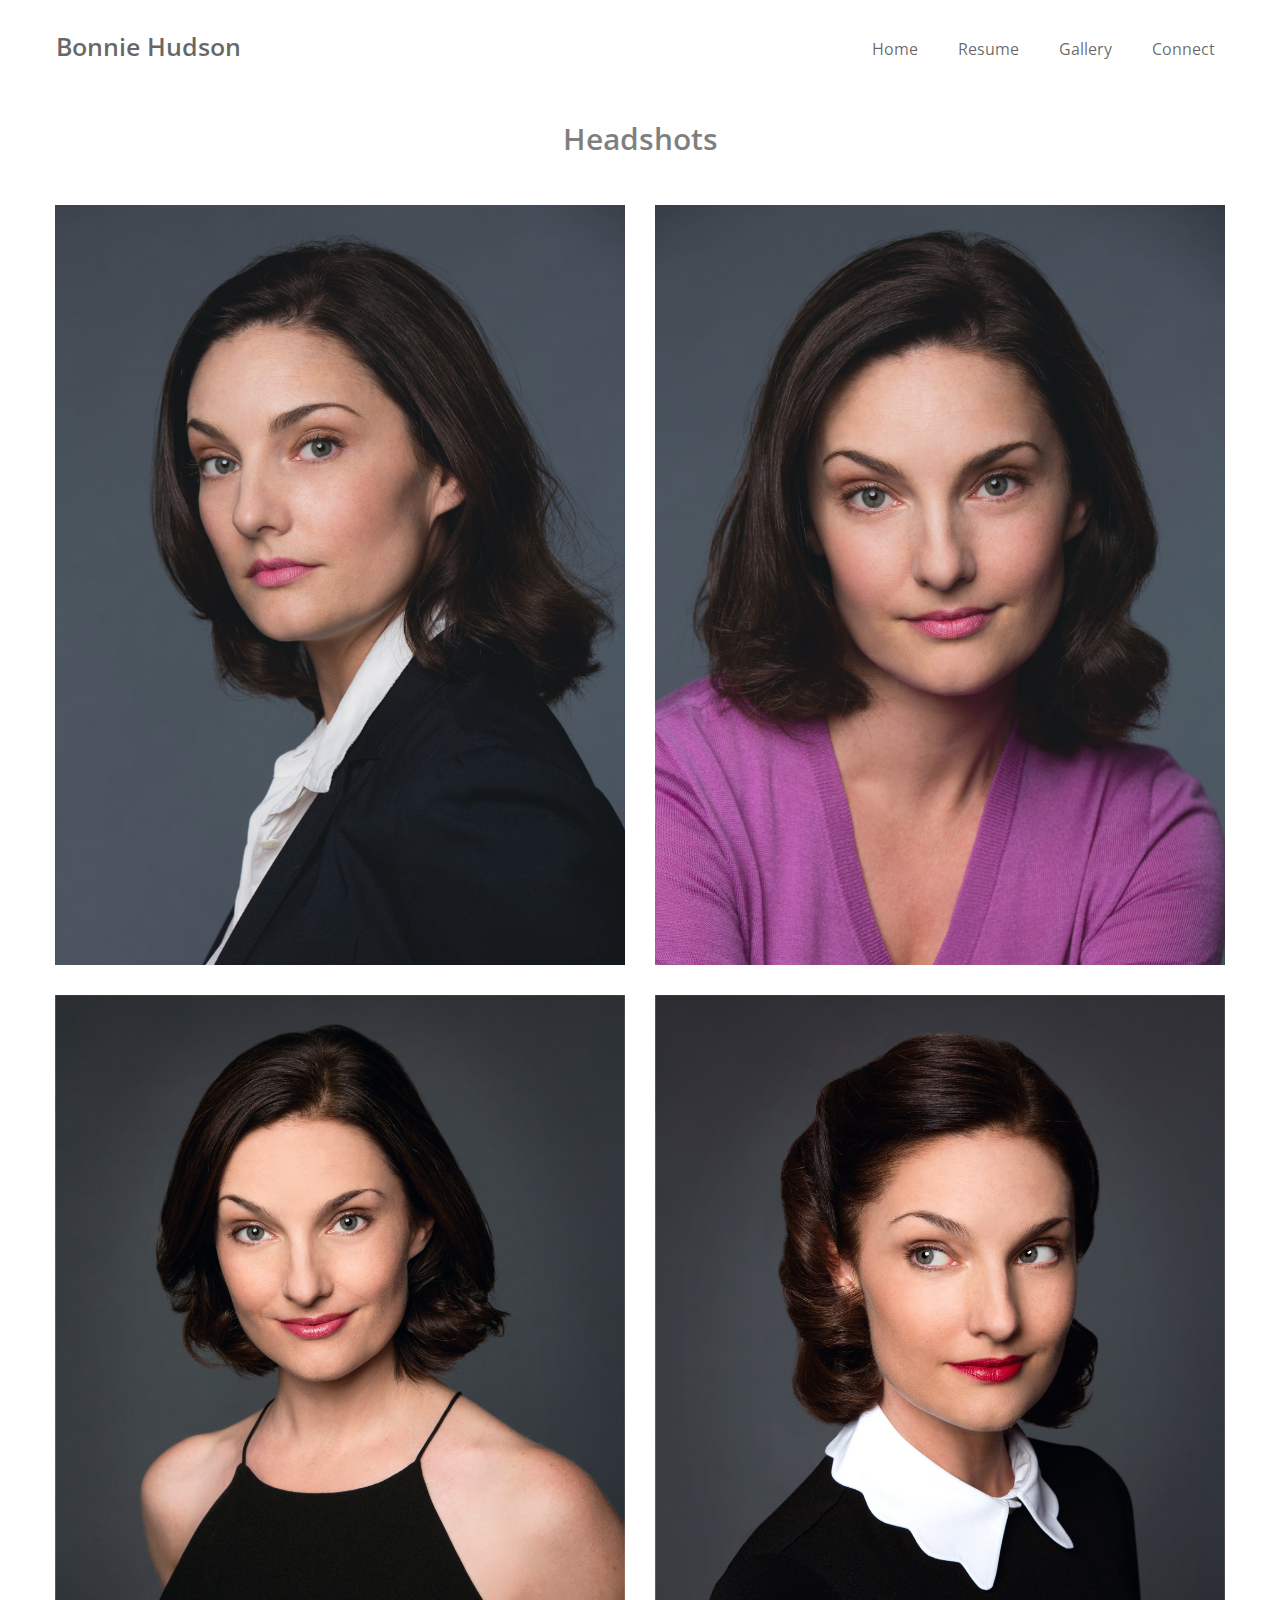
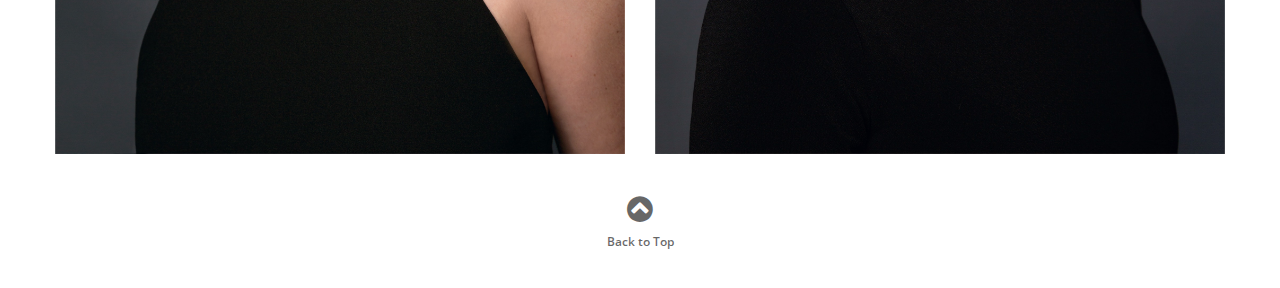
<file: gallery.html>
<!doctype html>
<html>
<head>
    <meta charset="utf-8">
    <meta name="keywords" content="">
    <meta name="description" content="">
    <meta name="viewport" content="width=device-width, initial-scale=1.0">
    <link rel="shortcut icon" type="image/png" href="favicon.png">
    
	<link rel="stylesheet" type="text/css" href="./css/bootstrap.min.css">
	<link rel="stylesheet" type="text/css" href="style.css">
	<link rel="stylesheet" type="text/css" href="./css/font-awesome.min.css">
	<link href='https://fonts.googleapis.com/css?family=Open+Sans:400,600,800,300&amp;subset=latin,latin-ext' rel='stylesheet' type='text/css'>
    
	<script src="./js/jquery-2.1.0.min.js"></script>
	<script src="./js/bootstrap.min.js"></script>
	<script src="./js/blocs.min.js"></script>
	<script src="./js/lazysizes.min.js" defer></script>
    <title>Gallery</title>

    
<!-- Google Analytics -->
 
<!-- Google Analytics END -->
    
</head>
<body>
<!-- Main container -->
<div class="page-container">
    
<!-- bloc-0 -->
<div class="bloc bgc-white l-bloc none" id="bloc-0">
	<div class="container bloc-sm">
		<nav class="navbar row">
			<div class="navbar-header">
				<a class="navbar-brand " href="index.html">Bonnie Hudson</a>
				<button id="nav-toggle" type="button" class="ui-navbar-toggle navbar-toggle" data-toggle="collapse" data-target=".navbar-1">
					<span class="sr-only">Toggle navigation</span><span class="icon-bar"></span><span class="icon-bar"></span><span class="icon-bar"></span>
				</button>
			</div>
			<div class="collapse navbar-collapse navbar-1">
				<ul class="site-navigation nav navbar-nav">
					<li>
						<a href="index.html">Home</a>
					</li>
					<li>
						<a href="resume.html">Resume</a>
					</li>
					<li>
						<a href="gallery.html">Gallery</a>
					</li>
					<li>
					</li>
					<li>
						<a href="connect.html">Connect</a>
					</li>
				</ul>
			</div>
		</nav>
	</div>
</div>
<!-- bloc-0 END -->

<!-- bloc-2 -->
<div class="bloc bgc-white l-bloc" id="bloc-2">
	<div class="container bloc-sm">
		<div class="row">
			<div class="col-sm-12">
				<h2 class="text-center mg-md">
					Headshots
				</h2>
			</div>
		</div>
		<div class="row voffset">
			<div class="col-sm-6">
				<img class="img-responsive lazyload" src="img/lazyload-ph.png" data-src="img/Hudson_Bonnie_0357_med.jpg" />
			</div>
			<div class="col-sm-6">
				<img class="img-responsive lazyload" src="img/lazyload-ph.png" data-src="img/Hudson_Bonnie_0340_med.jpg" />
			</div>
		</div>
		<div class="row voffset">
			<div class="col-sm-6">
				<img class="img-responsive lazyload" src="img/lazyload-ph.png" data-src="img/Bonnie_2530_lg_opt.jpg" />
			</div>
			<div class="col-sm-6">
				<img class="img-responsive lazyload" src="img/lazyload-ph.png" data-src="img/Bonnie_2482_lg_opt.jpg" />
			</div>
		</div>
	</div>
</div>
<!-- bloc-2 END -->

<!-- ScrollToTop Button -->
<a class="bloc-button btn btn-d scrollToTop" onclick="scrollToTarget('1')"><span class="fa fa-chevron-up"></span></a>
<!-- ScrollToTop Button END-->


<!-- Footer - bloc-6 -->
<div class="bloc bgc-white l-bloc" id="bloc-6">
	<div class="container bloc-sm">
		<div class="row">
			<div class="col-sm-12">
				<div class="text-center">
					<a onclick="scrollToTarget('1')"><span class="fa fa-chevron-circle-up icon-md"></span></a>
					<h6 class="mg-md">
						<a onclick="scrollToTarget('1')">Back to Top</a>
					</h6>
				</div>
			</div>
		</div>
	</div>
</div>
<!-- Footer - bloc-6 END -->

</div>
<!-- Main container END -->
    

</body>
</html>
</file>
<file: style.css>
/*-----------------------------------------------------------------------------------
	    Bonnie Wickeraad
        Built with Blocs
-----------------------------------------------------------------------------------*/

body{
	margin:0;
	padding:0;
    background:#FFF;
    overflow-x:hidden;
    -webkit-font-smoothing: antialiased;
    -moz-osx-font-smoothing: grayscale;
}
a,button{transition: all .3s ease-in-out;outline: none!important;} /* Prevent ugly blue glow on chrome and safari */
a:hover{text-decoration: none; cursor:pointer;}

#page-loading-blocs-notifaction{position: fixed;top: 0;bottom: 0;width: 100%;z-index:100000;background:#FFFFFF url("img/pageload-spinner.gif") no-repeat center center;}

/* = Blocs
-------------------------------------------------------------- */

.bloc{
	width:100%;
	clear:both;
	background: 50% 50% no-repeat;
	padding:0 50px;
	-webkit-background-size: cover;
	-moz-background-size: cover;
	-o-background-size: cover;
	background-size: cover;
	position:relative;
}
.bloc .container{
	padding-left:0;
	padding-right:0;
}


/* Sizes */

.bloc-lg{
	padding:100px 50px;
}
.bloc-sm{
	padding:20px 50px;
}

/* = Full Screen Blocs 
-------------------------------------------------------------- */

.bloc-fill-screen{
	padding-top:0;
	position: relative;
	height: inherit;
}
.bloc-fill-screen > .container{
	position:relative;
	top:50%;
	transform:translateY(-50%);
	-webkit-transform:translateY(-50%);
}
.bloc-fill-screen .fill-bloc-top-edge, .bloc-fill-screen .fill-bloc-bottom-edge{
	position: absolute;
	margin: 20px auto;
	left: 0;
	right: 0;
	z-index: 1;
	transform: none;
}
.bloc-fill-screen .fill-bloc-top-edge{
	top:0;
}
.bloc-fill-screen .fill-bloc-bottom-edge{
	top: initial;
	bottom: 20px;
}
.blocs-hero-btn-dwn{
	width: 58px;
	height: 58px;
	display: block;
	margin:0 auto;
	line-height: 58px;
	padding: 0;
	border-radius: 50%;
	text-align: center;
	font-size: 18px;
	color: rgba(255,255,255,.8);
	background: rgba(0,0,0,.6);
	border:0;
}
.blocs-hero-btn-dwn:hover{
	color: rgba(255,255,255,1);
}


/* Group Styles */

.bloc-group{
	display:flex;
}
.bloc-tile-2{
	width:50%;
}
.bloc-tile-3{
	width:33.33333333%;
}
.bloc-tile-4{
	width:25%;
}
.bloc-tile-2 .container, .bloc-tile-3 .container, .bloc-tile-4 .container{
	width:100%;
}


/* Background Styles */

.bg-center,.bg-l-edge,.bg-r-edge,.bg-t-edge,.bg-b-edge,.bg-tl-edge,.bg-bl-edge,.bg-tr-edge,.bg-br-edge,.bg-repeat{
	-webkit-background-size: auto!important;
	-moz-background-size: auto!important;
	-o-background-size: auto!important;
	background-size: auto!important;
}
.bg-center{
	-webkit-background-size: auto;
}


/* Dark theme */

.d-bloc{
	color:rgba(255,255,255,.7);
}
.d-bloc button:hover{
	color:rgba(255,255,255,.9);
}
.d-bloc .icon-round,.d-bloc .icon-square,.d-bloc .icon-rounded,.d-bloc .icon-semi-rounded-a,.d-bloc .icon-semi-rounded-b{
	border-color:rgba(255,255,255,.9);
}
.d-bloc .divider-h span{
	border-color:rgba(255,255,255,.2);
}
.d-bloc .a-btn,.d-bloc .navbar a,.d-bloc .navbar-brand, .d-bloc a .icon-sm, .d-bloc a .icon-md, .d-bloc a .icon-lg, .d-bloc a .icon-xl, .d-bloc h1 a, .d-bloc h2 a, .d-bloc h3 a, .d-bloc h4 a, .d-bloc h5 a, .d-bloc h6 a, .d-bloc p a{
	color:rgba(255,255,255,.6);
}
.d-bloc .a-btn:hover,.d-bloc .navbar a:hover,.d-bloc .navbar-brand:hover,.d-bloc a:hover .icon-sm, .d-bloc a:hover .icon-md, .d-bloc a:hover .icon-lg, .d-bloc a:hover .icon-xl, .d-bloc h1 a:hover, .d-bloc h2 a:hover, .d-bloc h3 a:hover, .d-bloc h4 a:hover, .d-bloc h5 a:hover, .d-bloc h6 a:hover, .d-bloc p a:hover{
	color:rgba(255,255,255,1);
}
.d-bloc .navbar-toggle .icon-bar{
	background:rgba(255,255,255,1);
}
.d-bloc .btn-wire,.d-bloc .btn-wire:hover{
	color:rgba(255,255,255,1);
	border-color:rgba(255,255,255,1);
}
.d-bloc .panel{
	color:rgba(0,0,0,.5);
}
.d-bloc .panel button:hover{
	color:rgba(0,0,0,.7);
}
.d-bloc .panel icon{
	border-color:rgba(0,0,0,.7);
}
.d-bloc .panel .divider-h span{
	border-color:rgba(0,0,0,.1);
}
.d-bloc .panel .a-btn{
	color:rgba(0,0,0,.6);
}
.d-bloc .panel .a-btn:hover{
	color:rgba(0,0,0,1);
}
.d-bloc .panel .btn-wire, .d-bloc .panel .btn-wire:hover{
	color:rgba(0,0,0,.7);
	border-color:rgba(0,0,0,.3);
}


/* Light theme */

.d-bloc .panel,.l-bloc{
	color:rgba(0,0,0,.5);
}
.d-bloc .panel button:hover,.l-bloc button:hover{
	color:rgba(0,0,0,.7);
}
.l-bloc .icon-round,.l-bloc .icon-square,.l-bloc .icon-rounded,.l-bloc .icon-semi-rounded-a,.l-bloc .icon-semi-rounded-b{
	border-color:rgba(0,0,0,.7);
}
.d-bloc .panel .divider-h span,.l-bloc .divider-h span{
	border-color:rgba(0,0,0,.1);
}
.d-bloc .panel .a-btn,.l-bloc .a-btn,.l-bloc .navbar a,.l-bloc .navbar-brand,.l-bloc a .icon-sm, .l-bloc a .icon-md, .l-bloc a .icon-lg, .l-bloc a .icon-xl, .l-bloc h1 a, .l-bloc h2 a, .l-bloc h3 a, .l-bloc h4 a, .l-bloc h5 a, .l-bloc h6 a, .l-bloc p a{
	color:rgba(0,0,0,.6);
}
.d-bloc .panel .a-btn:hover,.l-bloc .a-btn:hover,.l-bloc .navbar a:hover, .l-bloc .navbar-brand:hover, .l-bloc a:hover .icon-sm, .l-bloc a:hover .icon-md, .l-bloc a:hover .icon-lg, .l-bloc a:hover .icon-xl, .l-bloc h1 a:hover, .l-bloc h2 a:hover, .l-bloc h3 a:hover, .l-bloc h4 a:hover, .l-bloc h5 a:hover, .l-bloc h6 a:hover, .l-bloc p a:hover{
	color:rgba(0,0,0,1);
}
.l-bloc .navbar-toggle .icon-bar{
	color:rgba(0,0,0,.6);
}
.d-bloc .panel .btn-wire,.d-bloc .panel .btn-wire:hover,.l-bloc .btn-wire,.l-bloc .btn-wire:hover{
	color:rgba(0,0,0,.7);
	border-color:rgba(0,0,0,.3);
}

/* Row Margin Offsets */

.voffset{
	margin-top:30px;
}

/* Bloc text custom styling */

#bloc-0 .navbar-brand{
	font-family: "Open Sans";
	font-weight: 600;
}

/* = NavBar
-------------------------------------------------------------- */

.navbar{
	margin-bottom: 0;
	z-index:1;
}
.navbar-brand{
	height:auto;
	padding:3px 15px;
	font-size:25px;
	font-weight:normal;
	font-weight:600;
	line-height:44px;
}
.navbar-brand img{
	max-height: 200px;
	margin: 0 5px 0 0;
	display:inline;
}
.nav-center .navbar-brand img{
	margin:0;
}
.navbar .nav{
	padding-top: 2px;
	margin-right: -16px;
	float:right;
	z-index:1;
}
.nav > li{
	float:left;
	margin-top:4px;
	font-size:16px;
}
.navbar-nav .open .dropdown-menu > li > a{
	text-align: inherit;
}
.nav > li a:hover, .nav > li a:focus{
	background:transparent;
}
.navbar-toggle{
	margin: 10px 10px 0 0;
	border: 0px;
}
.navbar-toggle:hover{
	background:transparent!important;
}
.navbar-toggle .icon-bar{
	background-color: rgba(0,0,0,.5);
	width: 26px;
}
 /* Inverted navbar */

.nav-invert .navbar .nav{
	float:left;
}
.nav-invert .navbar-header, .nav-invert .navbar-brand{
	float:right;
	position:relative;
	z-index:2;
}
@media (min-width: 768px){
	.site-navigation{
		position:absolute;
		top:50%;
		right:20px;
		transform:translate(0, -50%);
		-webkit-transform:translateY(-50%);
	}
	.nav > li .dropdown-menu a,.nav > li .dropdown-menu a:hover{
		color:#484848;
	}
	.nav-invert .site-navigation{
		left:0;
		right:0;
	}
	.nav-center{
		text-align:center;
	}
	.nav-center .navbar-header{
		width:100%;
	}
	.nav-center .navbar-header, .nav-center .navbar-brand, .nav-center .nav > li{
		float: none;
		display:inline-block;
	}
	.nav-center .site-navigation{
		position:relative;
		width:100%;
		right:0;
		margin-right:0px;
		margin-top:20px;
	}
.nav-center.mini-nav .navbar-toggle{
	float:none;
	margin: 10px auto 0;
	}
}
.nav > li > .dropdown a{
	background: none!important;
	display: block;
	padding: 14px 15px;
}

nav .caret{
	margin: 0 5px;
}
/* Dropdown Menus SubMenu */
	.dropdown-menu .dropdown-menu{
	top:-8px;
	left:100%;
}
.dropdown-menu .dropmenu-flow-right{
	top:100%;
	left:0;
	margin-left: -1px;
	border-top-left-radius: 0;
	border-top-right-radius: 0;
}
.dropdown-menu .dropdown span{
	border: 4px solid black;
	border-top-color:transparent;
	border-right-color:transparent;
	border-bottom-color:transparent;
	margin: 6px -5px 0 0!important;
	float: right;
}

/* = Bric adjustment margins
-------------------------------------------------------------- */

.mg-md{
	margin-top:10px;
	margin-bottom:20px;
}

/* = Buttons
-------------------------------------------------------------- */

.btn{
	margin: 0 5px 5px 0;
}
.btn.pull-right{
	margin: 0 0 5px 5px;
}
.btn-d,.btn-d:hover,.btn-d:focus{
	color:#FFF;
	background:rgba(0,0,0,.3);
}

/* Prevent ugly blue glow on chrome and safari */
button{
	outline: none!important;
}


/* = Icons
-------------------------------------------------------------- */
.icon-md{
	font-size:30px!important;
}




.panel-sq, .panel-sq .panel-heading, .panel-sq .panel-footer{
	border-radius:0;
}
.panel-rd{
	border-radius:30px;
}
.panel-rd .panel-heading{
	border-radius:29px 29px 0 0;
}
.panel-rd .panel-footer{
	border-radius:0 0 29px 29px;
}


/* = Forms
-------------------------------------------------------------- */

.form-control{
	border-color:rgba(0,0,0,.1);
	box-shadow:none;
}

/* iFrame */

iframe{
	border:0;
}


/* ScrollToTop button */

.scrollToTop{
	width:40px;
	height:40px;
	position:fixed;
	bottom:20px;
	right:20px;
	opacity: 0;
	z-index: 500;
	transition: all .3s ease-in-out;
}
.scrollToTop span{
	margin-top: 6px;
}
.showScrollTop{
	font-size: 14px;
	opacity: 1;
}

/* = Custom Styling
-------------------------------------------------------------- */

h1,h2,h3,h4,h5,h6,p,label,.btn,a{
	font-family:"Open Sans";
	font-weight:600;
}
.container{
	max-width:1170px;
}
.hero-bloc-text{
	font-size:55px;
}
.centered-in-row{
	text-align:center;
	float:initial;
	padding-right:93px;
	padding-left:93px;
}
.navbar-nav li a{
	padding:20px 20px 20px 20px;
	font-family:"Open Sans";
	font-weight:400;
}
.off-set{
	float:none;
	padding:20px 20px 20px 20px;
}
.navbar-brand{
	font-family:"Open Sans";
	font-weight:400;
}
.center-all{
	text-align:center;
}

/* = Colour
-------------------------------------------------------------- */

/* Background colour styles */

.bgc-white{
	background-color:#ffffff;
}

/* Bloc image backgrounds */

.bg-Hudson-Bonnie-56-med{
	background-image:url("img/Hudson_Bonnie_56_med.jpg");
}



/* = Mobile adjustments 
-------------------------------------------------------------- */
@media (max-width: 1024px)
{
    .bloc{
        padding-left: 20px; 
        padding-right: 20px;  
    }
    .bloc.full-width-bloc, .bloc-tile-2.full-width-bloc .container, .bloc-tile-3.full-width-bloc .container, .bloc-tile-4.full-width-bloc .container{
        padding-left: 0; 
        padding-right: 0;  
    }
}
@media (max-width: 992px) and (min-width: 768px)
{
    .navbar .nav{
		max-width:80%
    }
	.nav-center.navbar .nav{
		max-width:100%
    }
}
@media only screen and (min-device-width : 768px) and (max-device-width : 1024px) and (orientation : landscape) {.b-parallax{background-attachment:scroll;}}
@media (max-width: 991px)
{
    .container{width:100%;}
    .b-parallax{background-attachment:scroll;}
    .page-container, #hero-bloc{overflow-x: hidden;position: relative;} /* Prevent unwanted side scroll on mobile */
    .bloc-group, .bloc-group .bloc{display:block;width:100%;}
    .bloc-tile-2 .container, .bloc-tile-3 .container, .bloc-tile-4 .container{padding-left: 10px;padding-right: 10px;}
}
@media (max-width: 767px)
{
    .page-container{
        overflow-x: hidden;
        position:relative;
    }
    h1,h2,h3,h4,h5,h6,p,#disqus_thread{
        padding-left:10px!important; 
        padding-right:10px!important; 
    }
    #hero-bloc h1{
        font-size:40px;
    }
    #hero-bloc h2{
        font-size:34px;
    }
    #hero-bloc h3{
        font-size:25px;
    }
    .b-parallax{
        background-attachment:scroll;
    }
    .navbar .nav{
        padding-top: 0;
        border-top:1px solid rgba(0,0,0,.2);
        float:none!important;
    }
    .navbar.row{
        margin-left: 0;
        margin-right: 0;
    }
    .site-navigation{
	   position:inherit;
	   transform:none;
	   -webkit-transform:none;
	   -ms-transform:none;
    }  
    .nav > li{
        margin-top: 0;
        border-bottom:1px solid rgba(0,0,0,.1);
        background:rgba(0,0,0,.05);
        text-align: left;
        padding-left:15px;
        width:100%;
    }
    .nav > li:hover{
        background:rgba(0,0,0,.08);
    }
    .dropdown .dropdown a .caret{   
        float: none;
        margin: 5px 0 0 10px!important;
        border: 4px solid black;
        border-bottom-color: transparent;
        border-right-color: transparent;
        border-left-color: transparent;
    }
    
    #hero-bloc .navbar .nav{
        background:rgba(0,0,0,.8);
    }
    #hero-bloc .navbar .nav a{
        color:rgba(255,255,255,.6);
    }
    .hero{
        padding:50px 0;
    }
    .hero-nav{
        left:-1px;
        right:-1px;
    }
    .navbar-collapse{
        padding:0;
        overflow-x: hidden;
        -webkit-box-shadow: none;
        box-shadow: none;
    }
    .navbar-brand img{
        max-height: 40px;
        width:auto;   
    }
    .nav-invert .navbar-header{
        float: none;
        width:100%;
    }
    .nav-invert .navbar-toggle{
        float:left; 
    }
    .bloc{
        padding-left: 0; 
        padding-right: 0;
    }
    .bloc-xxl,.bloc-xl,.bloc-lg{
        padding: 40px 0;
    }
    .bloc-sm,.bloc-md{
        padding-left: 0; 
        padding-right: 0;
    }
    .bloc-tile-2 .container, .bloc-tile-3 .container, .bloc-tile-4 .container{
        padding-left:0;padding-right:0;
    }
    .a-block{
        padding:0 10px;
    }
    .btn-dwn{
       display:none; 
    }
    .voffset{
        margin-top:5px;
    }
    .voffset-md{
        margin-top:20px;
    }
    .voffset-lg{
        margin-top:30px;
    }
    form{
        padding:5px;
    }
    .close-lightbox{
        display:inline-block;
    }
    .video-bg-container{
        display:none;
    }
    .blocsapp-device-iphone5{
	   background-size: 216px 425px;
	   padding-top:60px;
	   width:216px;
	   height:425px;
    }
    .blocsapp-device-iphone5 img{
	   width: 180px;
	   height: 320px;
    }
}

@media (max-width: 400px){    
    .bloc{
        padding-left: 0; 
        padding-right: 0;  
        -webkit-background-size: auto 200%;
        -moz-background-size: auto 200%;
        -o-background-size: auto 200%;
        background-size: auto 200%;
    }

    .bg-Hudson-Bonnie-56-med{
	background-image:url("img/Bonnie_2482_sm.jpg");
	background-size: auto;
	}
}
@media (max-width: 767px){
	.bloc-mob-center-text{
	text-align:center;
	}
 }
</file>
